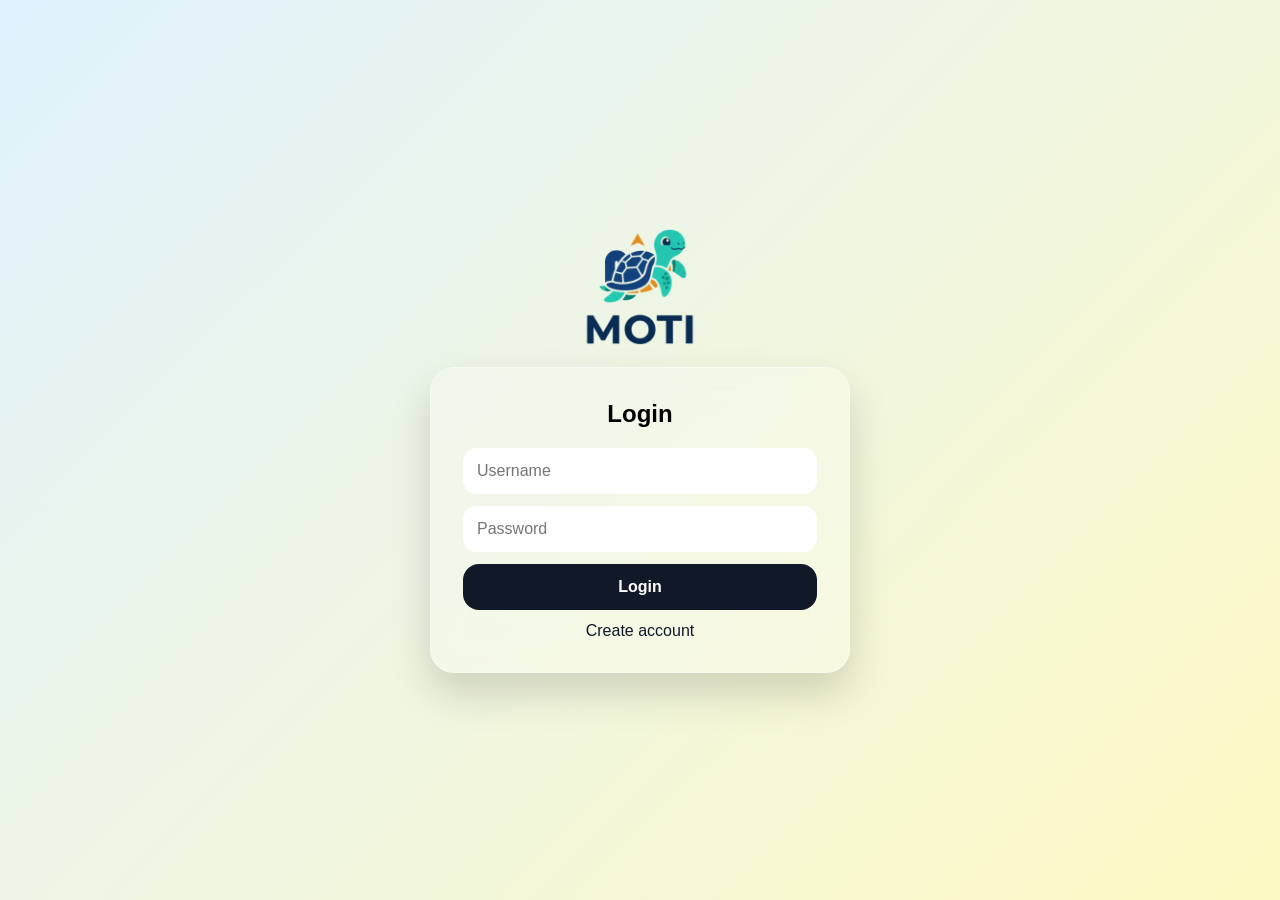
<file: frontend/index.html>
<!DOCTYPE html>
<html lang="en">
<head>
  <meta charset="UTF-8">
  <title>MOTI | Login</title>
  <meta name="viewport" content="width=device-width, initial-scale=1.0">
  <link rel="stylesheet" href="css/moti-glass-theme.css">
</head>

<body class="page-login">
<div class="page-wrapper">

  <!-- LOGO -->
    <img src="images/LOGO.png" class="logo-big">

  <!-- GLASS CARD -->
  <div class="glass-card">
    <h2>Login</h2>

    <input
      id="username"
      type="text"
      placeholder="Username"
      autocomplete="username"
      required
    >

    <input
      id="password"
      type="password"
      placeholder="Password"
      autocomplete="current-password"
      required
    >

    <button type="button" onclick="login()">Login</button>

    <div class="link">
      <a href="register.html">Create account</a>
    </div>
  </div>

</div>

<!-- REAL AUTH SCRIPT -->
<script src="js/auth.js"></script>
</body>
</html>
</file>
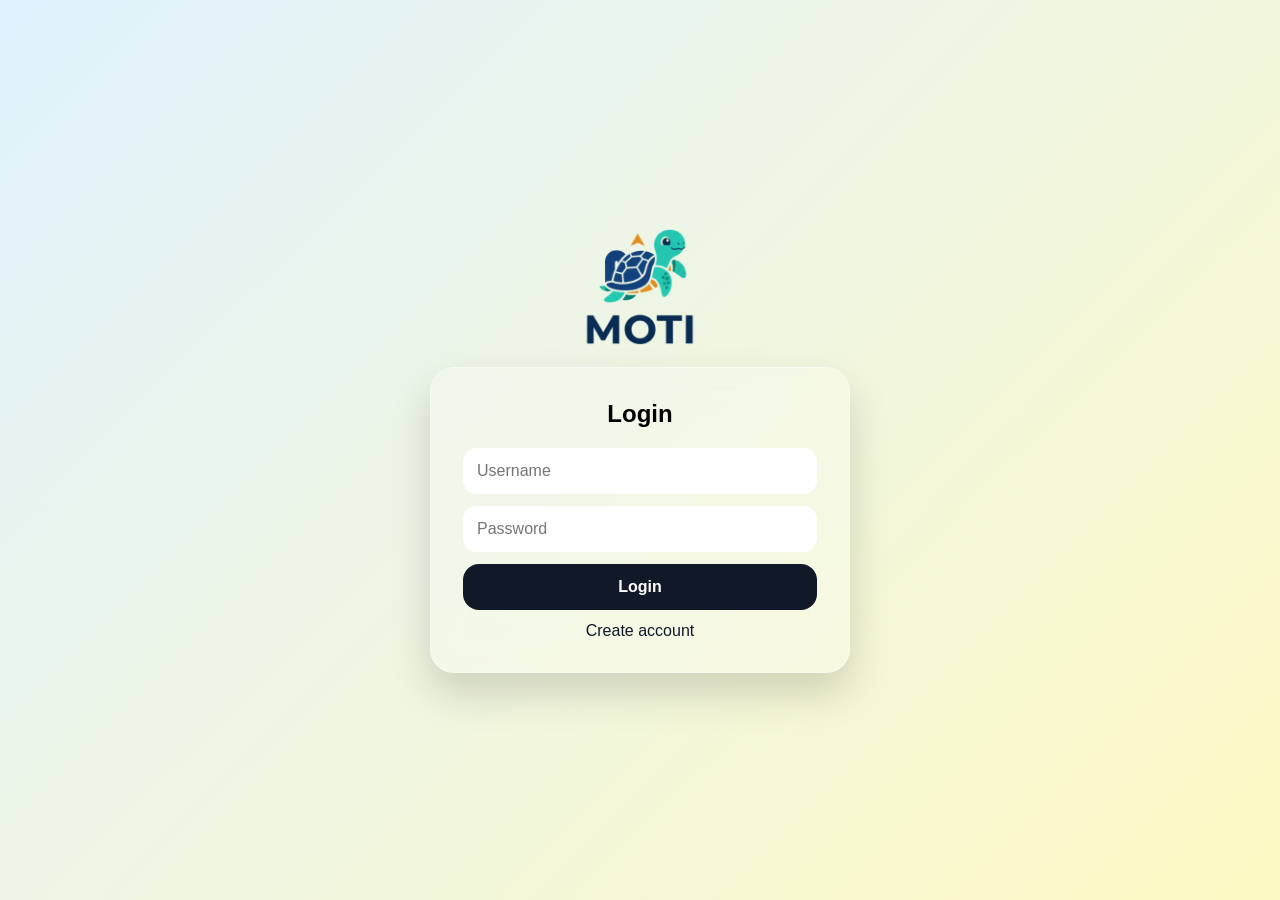
<file: frontend/dashboard.html>
<!DOCTYPE html>
<html lang="en">
<head>
  <meta charset="UTF-8">
  <meta name="viewport" content="width=device-width, initial-scale=1.0">
  <link rel="stylesheet" href="css/moti-glass-theme.css">
  <title>MOTI</title>
</head>
<body>

<!-- BACKGROUND WRAPPER -->
<div class="page">

  <div class="logo-wrapper">
  <img src="images/LOGO.png"alt="MOTI Logo" class="logo">

</div>

  <!-- GLASS CONTAINER -->
  <div class="glass">

    <!-- ===== NOTES ===== -->
    <h3>📝 Notes</h3>
    <input id="noteInput" placeholder="Write a note...">
    <button onclick="addNote()">Add Note</button>
    <ul id="notesList"></ul>

    <hr>

    <!-- ===== HABITS ===== -->
    <h3>🔥 Habits</h3>
    <input id="habitInput" placeholder="New habit...">
    <button onclick="addHabit()">Add Habit</button>
    <ul id="habitsList"></ul>

    <hr>

    <!-- ===== REMINDERS ===== -->
    <h3>⏰ Reminders</h3>
    <input id="reminderText" placeholder="Reminder text">
    <input type="datetime-local" id="reminderTime">
    <button onclick="addReminder()">Add Reminder</button>
    <ul id="remindersList"></ul>

    <hr>

    <!-- ===== ANALYTICS ===== -->
    <h3>📊 Analytics</h3>
    <div id="analytics"></div>

    <hr>

    <!-- LOGOUT -->
    <button class="logout"
      onclick="localStorage.clear();location.href='index.html'">
      Logout
    </button>

  </div>
</div>

<script src="js/dashboard.js"></script>
</body>
</html>
</file>
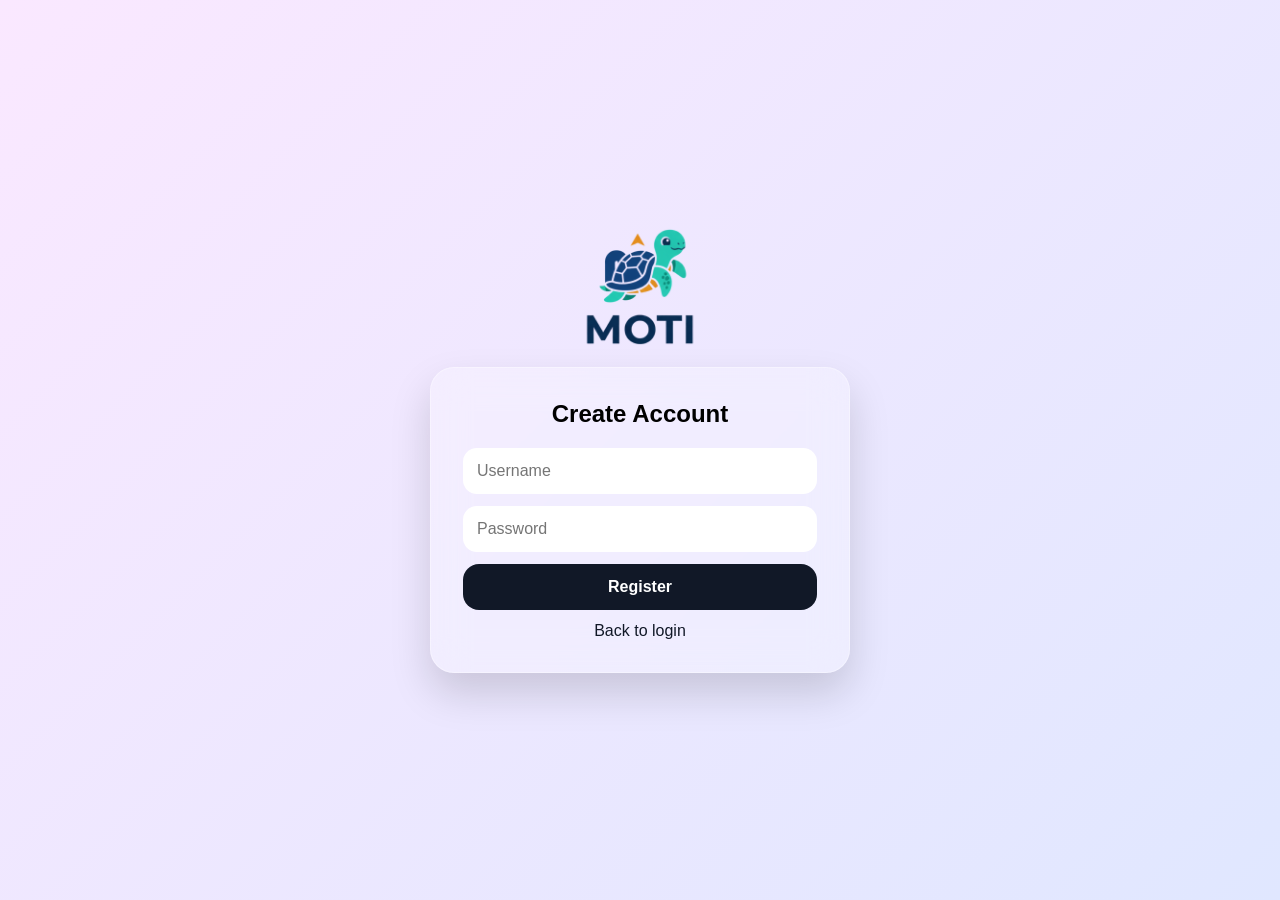
<file: frontend/register.html>
<!DOCTYPE html>
<html lang="en">
<head>
  <meta charset="UTF-8">
  <title>MOTI | Register</title>
  <meta name="viewport" content="width=device-width, initial-scale=1.0">
  <link rel="stylesheet" href="css/moti-glass-theme.css">
</head>

<body class="page-register">
<div class="page-wrapper">

  <!-- LOGO -->
  <img src="images/LOGO.png" class="logo-big">

  <!-- GLASS CARD -->
  <div class="glass-card">
    <h2>Create Account</h2>

    <input
      id="regUsername"
      type="text"
      placeholder="Username"
      autocomplete="username"
      required
    >

    <input
      id="regPassword"
      type="password"
      placeholder="Password"
      autocomplete="new-password"
      required
    >

    <button type="button" onclick="register()">Register</button>

    <div class="link">
      <a href="index.html">Back to login</a>
    </div>
  </div>

</div>

<!-- REAL AUTH SCRIPT -->
<script src="js/auth.js"></script>
</body>
</html>
</file>
<file: frontend/css/moti-glass-theme.css>
/* ===== RESET ===== */
* {
  box-sizing: border-box;
  font-family: -apple-system, BlinkMacSystemFont, "SF Pro Display", "Inter", sans-serif;
}

body {
  margin: 0;
  min-height: 100vh;
  display: flex;
  justify-content: center;
  align-items: center;
}

/* ===== BACKGROUND PER PAGE ===== */
body.page-login {
  background: linear-gradient(135deg, #e0f2fe, #fef9c3);
}
body.page-register {
  background: linear-gradient(135deg, #fae8ff, #e0e7ff);
}
body.page-dashboard {
  background: linear-gradient(135deg, #dcfce7, #cffafe);
}

/* ===== PAGE WRAPPER ===== */
.page-wrapper {
  width: 100%;
  max-width: 1200px;
  padding: 20px;
  display: flex;
  flex-direction: column;
  align-items: center;
}

/* ===== LOGO ===== */
.logo-big {
  width: min(120px, 30vw);
  height: auto;
  margin-bottom: 20px;
}

/* ===== GLASS CARD ===== */
.glass-card {
  width: 100%;
  max-width: 420px;
  padding: clamp(20px, 5vw, 32px);
  border-radius: 24px;

  background: rgba(255,255,255,0.25);
  backdrop-filter: blur(18px);
  -webkit-backdrop-filter: blur(18px);

  border: 1px solid rgba(255,255,255,0.35);
  box-shadow: 0 20px 40px rgba(0,0,0,0.15);
}

/* ===== TEXT ===== */
h2, h3 {
  text-align: center;
  margin-top: 0;
}

p {
  font-size: clamp(14px, 3vw, 16px);
}

/* ===== INPUTS ===== */
input {
  width: 100%;
  padding: clamp(12px, 3vw, 14px);
  margin-bottom: 12px;
  border-radius: 14px;
  border: none;
  outline: none;
  font-size: clamp(14px, 3vw, 16px);
}

/* ===== BUTTON ===== */
button {
  width: 100%;
  padding: clamp(12px, 3vw, 14px);
  border-radius: 16px;
  border: none;
  font-weight: 600;
  font-size: clamp(14px, 3vw, 16px);
  background: #111827;
  color: white;
}

/* ===== LINKS ===== */
.link {
  text-align: center;
  margin-top: 12px;
}
.link a {
  text-decoration: none;
  color: #111827;
}

/* ===== DASHBOARD GRID ===== */
.dashboard-grid {
  display: grid;
  grid-template-columns: repeat(auto-fit, minmax(140px, 1fr));
  gap: 14px;
  margin-top: 20px;
}

.glass-box {
  padding: clamp(14px, 4vw, 20px);
  border-radius: 18px;
  text-align: center;

  background: rgba(255,255,255,0.22);
  backdrop-filter: blur(14px);
  border: 1px solid rgba(255,255,255,0.3);
}
.logo-small {
width: min(120px, 30vw);
  height: auto;
  margin-bottom: 20px;   /* center horizontally */
}

.logo-wrapper {
  display: flex;
  flex-direction: column;
  align-items: center;   /* horizontal center */
  justify-content: center;
  margin-top: 30px;
  margin-bottom: 20px;
}

.logo {
  width: 90px;          /* adjust if needed */
  height: auto;
  margin-bottom: 8px;
}

.logo-text {
  font-size: 22px;
  font-weight: 700;
  letter-spacing: 2px;
  text-align: center;
}
/* ===== MOBILE EXTRA FIX ===== */
@media (max-width: 480px) {
  .glass-card {
    max-width: 100%;
  }
}
</file>
